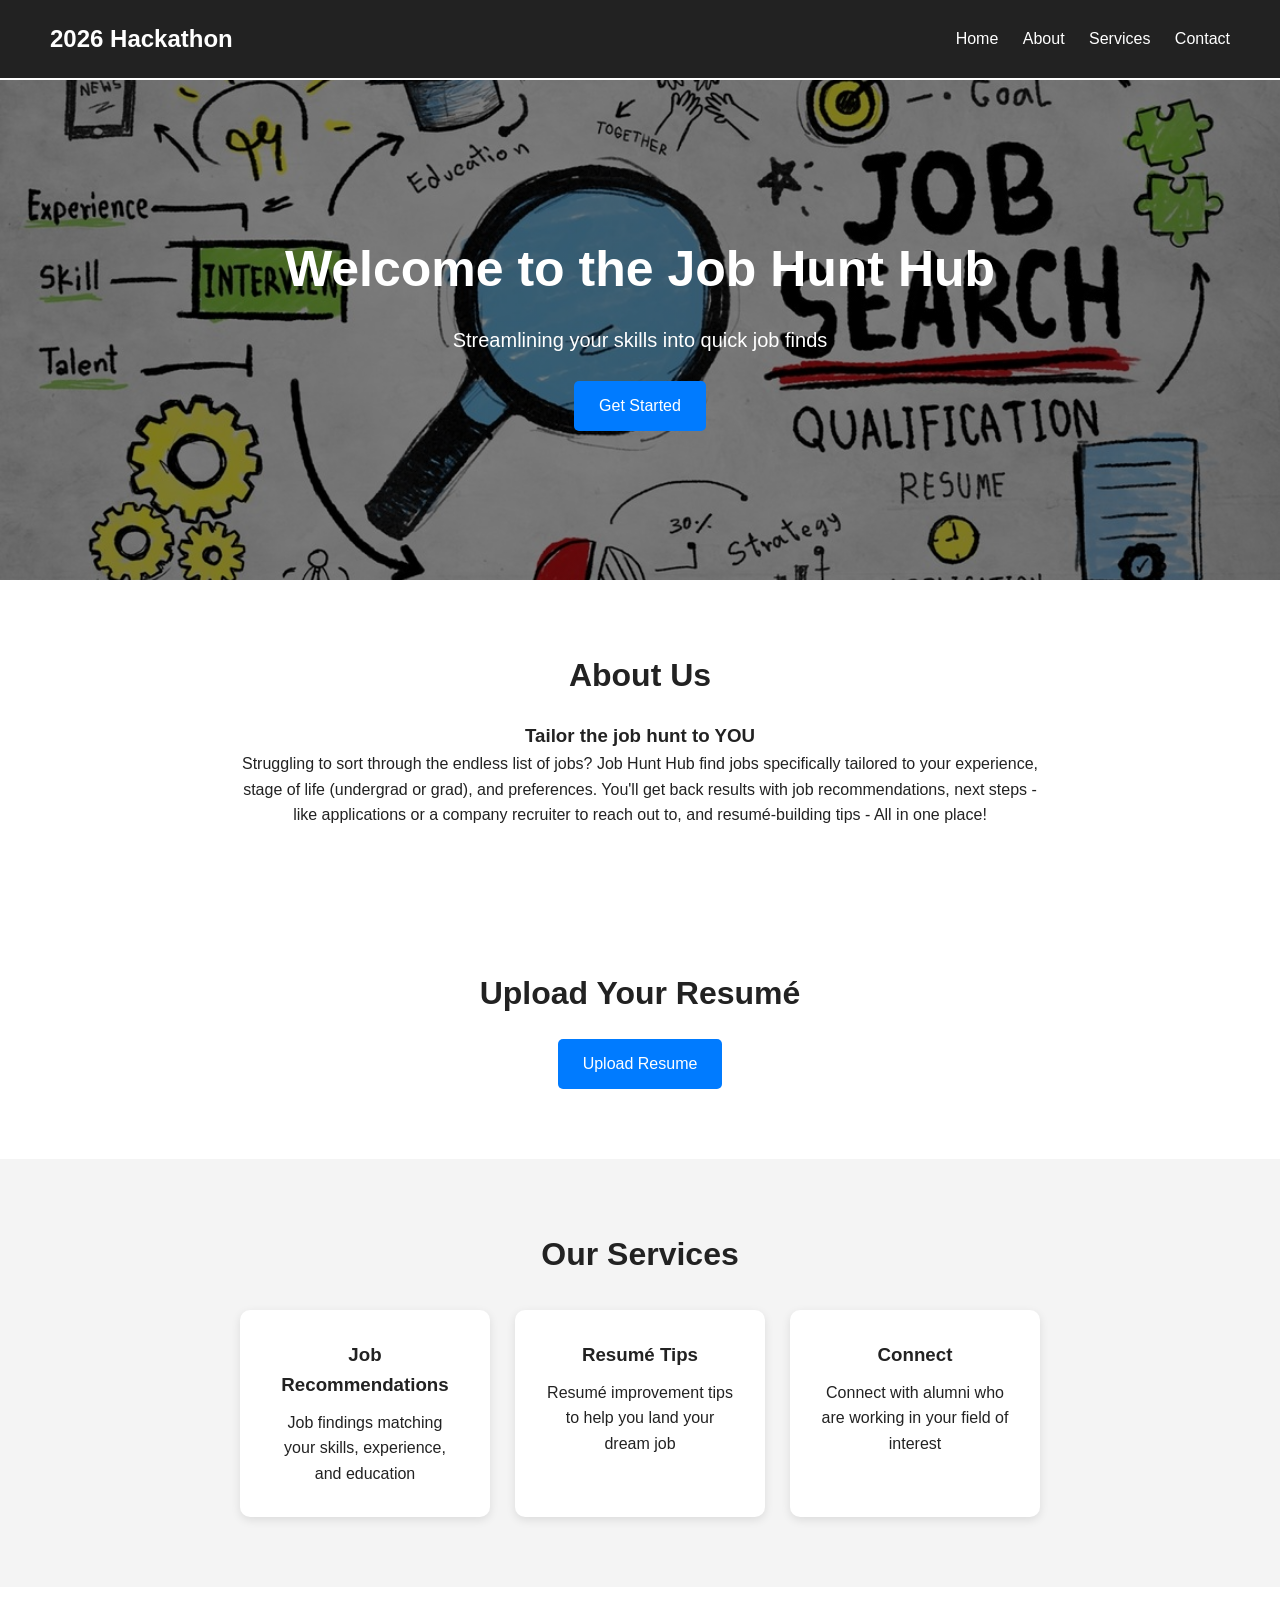
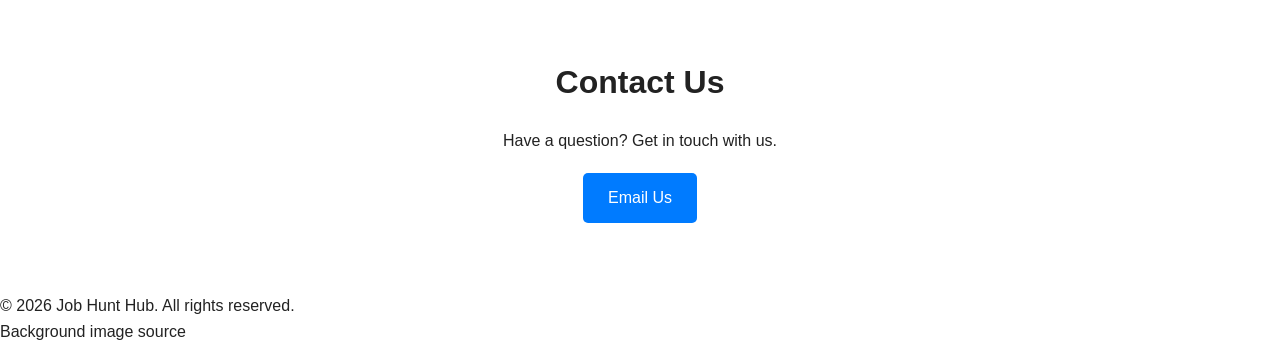
<file: index.html>
<!DOCTYPE html>
<html lang="en">
<head>
  <meta charset="UTF-8">
  <meta name="viewport" content="width=device-width, initial-scale=1.0">

  <title>Job Hunt Hub</title>
  
  <link rel="stylesheet" href="css/style.css">

</head>

<body>

  <!-- HEADER -->
  <header>
    <div class="logo">2026 Hackathon</div>

    <nav>
      <a href="#home">Home</a>
      <a href="#about">About</a>
      <a href="#services">Services</a>
      <a href="#contact">Contact</a>
    </nav>
  </header>


  <!-- HERO -->
  <section class="hero" id="home">
    <h1>Welcome to the Job Hunt Hub</h1>

    <p>
      Streamlining your skills into quick job finds
    </p>

    <a href="#upload" class="button">
      Get Started
    </a>
  </section>


  <!-- ABOUT -->
  <section id="about">
    <div class="about">
      <h2>About Us</h2>
      <h3>Tailor the job hunt to YOU</h3>

      <p>
        Struggling to sort through the endless list of jobs? Job Hunt Hub find jobs specifically tailored to
        your experience, stage of life (undergrad or grad), and preferences. You'll get back results with job recommendations,
        next steps - like applications or a company recruiter to reach out to, and resumé-building tips - All in one place!
      </p>
    </div>
  </section>


  <!-- UPLOAD -->
  <section id="upload">
    <div>
      <h2>Upload Your Resumé</h2>
        <div>
          <label for="resume-upload" class="button">
            Upload Resume
          </label>

          <input
            type="file"
            id="resume-upload"
            name="resume"
            accept=".pdf,.doc,.docx"
          >
        </div>
    </div>
  </section>


  <!-- SERVICES -->
  <section class="services" id="services">
    <h2>Our Services</h2>

    <div class="service-container">

      <a class="service" href="job-recommendations.html">
         <h3>Job Recommendations</h3>
        <p>Job findings matching your skills, experience, and education</p>
      </a>

      <a class="service" href="resume-tips.html">
        <h3>Resumé Tips</h3>
        <p>
          Resumé improvement tips to help you land your dream job
        </p>
      </a>

      <a class="service" href="connect.html">
        <h3>Connect</h3>
        <p>
          Connect with alumni who are working in your field of interest
        </p>
      </a>

    </div>
  </section>


  <!-- CONTACT -->
  <section class="contact" id="contact">
    <h2>Contact Us</h2>

    <p>
      Have a question? Get in touch with us.
    </p>

    <a href="pfranci@byu.edu" class="button">
      Email Us
    </a>
  </section>


  <!-- FOOTER -->
  <footer>
    <p>&copy; 2026 Job Hunt Hub. All rights reserved.</p>

    <p class="image-credit">
      <a href="https://www.linkedin.com/pulse/job-hunting-tips-mike-roberts" target="_blank" rel="noopener noreferrer">
        Background image source
      </a>
    </p>
  </footer>

</body>
</html>
</file>
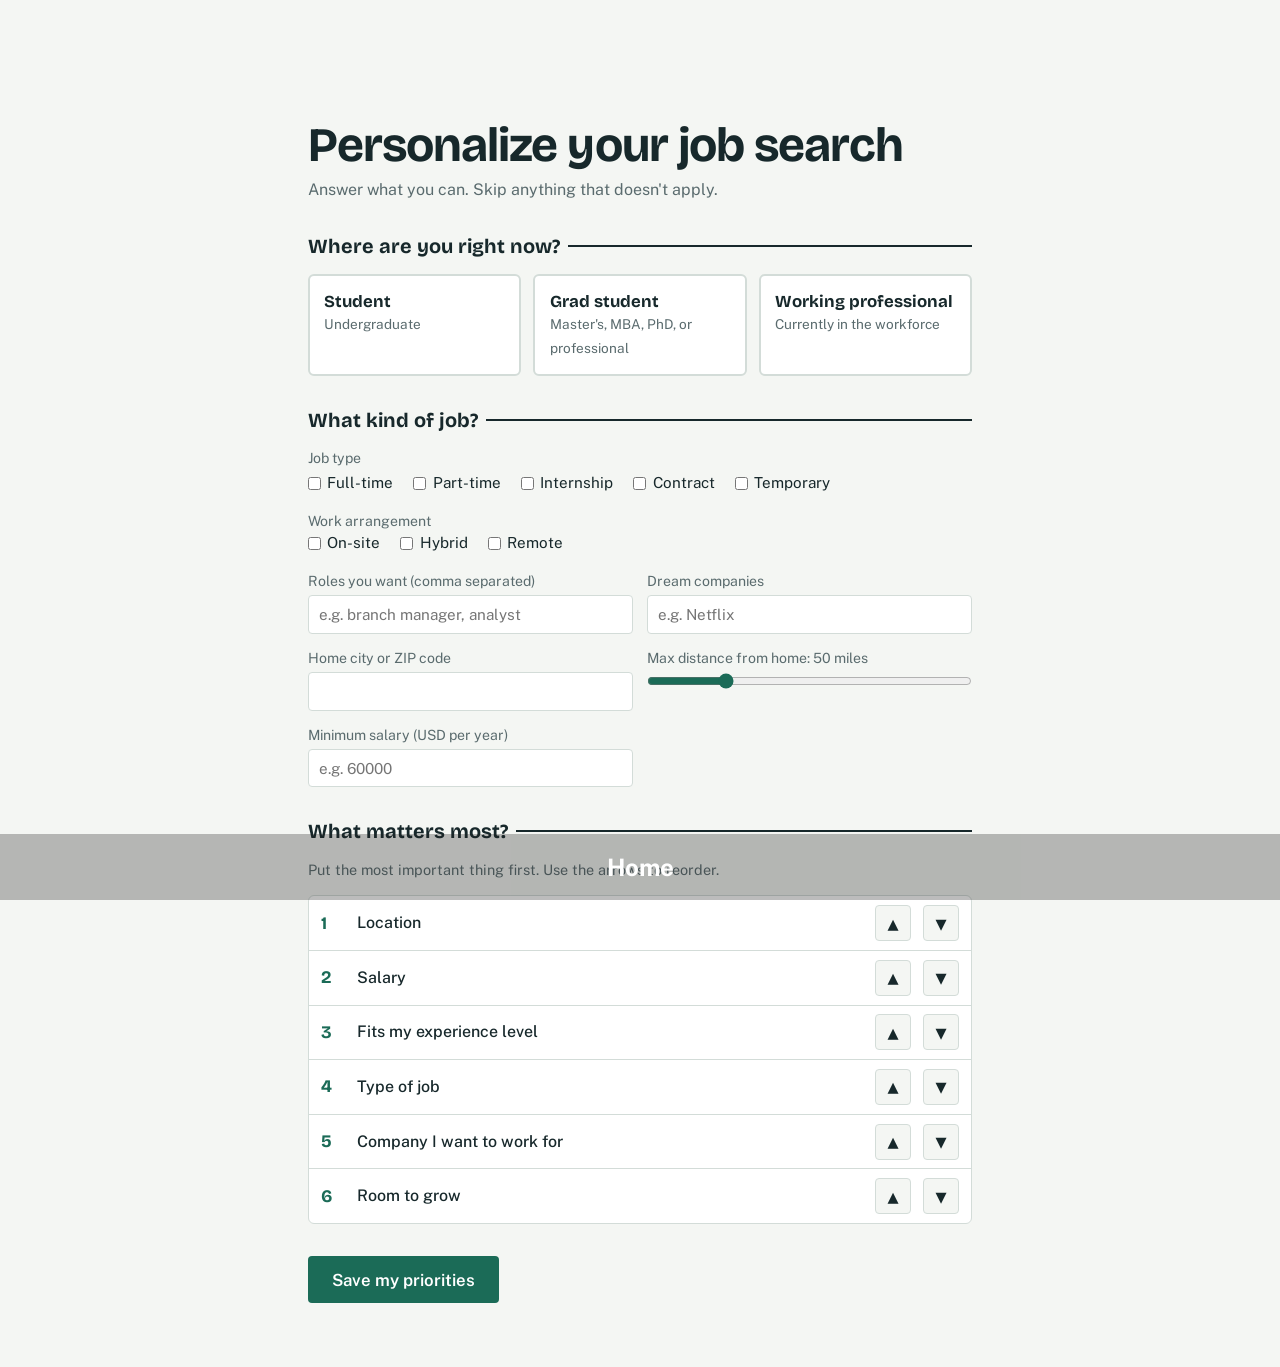
<file: job-recommendations.html>
<!DOCTYPE html>
<html lang="en">
<head>
<meta charset="utf-8">
<meta name="viewport" content="width=device-width, initial-scale=1">
<title>Personalize your job search</title>
<link rel="stylesheet" href="css/style.css">
<link href="https://fonts.googleapis.com/css2?family=Bricolage+Grotesque:opsz,wght@12..96,500;12..96,700&family=Public+Sans:wght@400;500;600&display=swap" rel="stylesheet">
<style>
  :root {
    --paper: #f4f6f3; --surface: #fff; --ink: #17282b; --muted: #5a6b6e;
    --line: #d3dcd8; --accent: #1b6b57; --accent-ink: #fff;
    --display: "Bricolage Grotesque", "Segoe UI", system-ui, sans-serif;
    --body: "Public Sans", system-ui, -apple-system, "Segoe UI", sans-serif;
  }
  @media (prefers-color-scheme: dark) {
    :root { --paper: #101a1c; --surface: #16252a; --ink: #e6efec; --muted: #96a8a8; --line: #2a3d41; --accent: #5cc5a6; --accent-ink: #0b1a17; }
  }
  * { box-sizing: border-box; }
  body { margin: 0; background: var(--paper); color: var(--ink); font: 400 1rem/1.5 var(--body); }
  .wrap { max-width: 44rem; margin: 0 auto; padding: 2.5rem 1.25rem 4rem; }
  h1 { font: 700 clamp(2rem, 6vw, 3rem)/1.05 var(--display); letter-spacing: -0.02em; margin: 0 0 0.5rem; }
  .lead { color: var(--muted); margin: 0 0 2rem; }
  fieldset { border: 0; border-top: 2px solid var(--ink); margin: 0 0 2rem; padding: 1rem 0 0; min-width: 0; }
  legend { font: 700 1.25rem var(--display); padding: 0 0.5rem 0 0; }
  .hint { color: var(--muted); font-size: 0.9rem; margin: 0 0 0.9rem; }
  .grid { display: grid; grid-template-columns: repeat(2, 1fr); gap: 0.9rem; }
  .field label, .lbl { display: block; font-size: 0.88rem; color: var(--muted); margin-bottom: 0.2rem; }
  input[type=text], input[type=number], input[type=month], select {
    width: 100%; font: 400 0.95rem var(--body); padding: 0.6rem; color: var(--ink);
    background: var(--surface); border: 1px solid var(--line); border-radius: 4px;
  }
  input[type=range] { width: 100%; accent-color: var(--accent); }
  :focus-visible { outline: 3px solid var(--accent); outline-offset: 2px; }

  .stages { display: grid; grid-template-columns: repeat(3, 1fr); gap: 0.75rem; }
  .choice { display: block; padding: 0.9rem; background: var(--surface); border: 2px solid var(--line); border-radius: 6px; cursor: pointer; }
  .choice:has(input:checked) { border-color: var(--accent); background: color-mix(in srgb, var(--accent) 10%, var(--surface)); }
  .choice input { position: absolute; opacity: 0; }
  .choice:has(input:focus-visible) { outline: 3px solid var(--accent); outline-offset: 2px; }
  .choice b { display: block; font: 700 1.05rem var(--display); color: var(--ink); }
  .choice span { font-size: 0.85rem; color: var(--muted); }

  .checks { display: flex; flex-wrap: wrap; gap: 0.5rem 1.25rem; }
  .checks label { display: flex; gap: 0.4rem; align-items: center; color: var(--ink); font-size: 0.95rem; margin: 0; }
  .checks input { accent-color: var(--accent); }
  .sub { margin: 1rem 0 0; }

  #rank { list-style: none; margin: 0; padding: 0; counter-reset: r; border: 1px solid var(--line); border-radius: 6px; background: var(--surface); }
  #rank li { counter-increment: r; display: flex; align-items: center; gap: 0.75rem; padding: 0.55rem 0.75rem; border-bottom: 1px solid var(--line); }
  #rank li:last-child { border-bottom: 0; }
  #rank li::before { content: counter(r); font: 700 1.1rem var(--display); width: 1.5rem; color: var(--accent); }
  #rank span { flex: 1; font-weight: 500; }
  #rank button { font: 600 0.9rem var(--body); width: 2.25rem; height: 2.25rem; background: var(--paper); color: var(--ink); border: 1px solid var(--line); border-radius: 4px; cursor: pointer; }
  #rank button:hover { border-color: var(--accent); }

  .go { font: 600 1.05rem var(--body); padding: 0.85rem 1.5rem; background: var(--accent); color: var(--accent-ink); border: 0; border-radius: 4px; cursor: pointer; }
  #result { margin-top: 2rem; padding: 1.25rem; background: var(--surface); border-left: 4px solid var(--accent); border-radius: 4px; }
  #result h2 { font: 700 1.3rem var(--display); margin: 0 0 0.75rem; }
  #result dl { margin: 0 0 1rem; display: grid; grid-template-columns: max-content 1fr; gap: 0.25rem 1rem; }
  #result dt { color: var(--muted); }
  #result dd { margin: 0; }
  #result a { color: var(--accent); font-weight: 600; }
  @media (max-width: 40rem) { .grid, .stages { grid-template-columns: 1fr; } }
</style>
</head>
<body>
<main class="wrap">
  <h1>Personalize your job search</h1>
  <p class="lead">Answer what you can. Skip anything that doesn't apply.</p>

  <form id="f">
    <fieldset>
      <legend>Where are you right now?</legend>
      <div class="stages" role="radiogroup">
        <label class="choice"><input type="radio" name="stage" value="student" required><b>Student</b><span>Undergraduate</span></label>
        <label class="choice"><input type="radio" name="stage" value="grad"><b>Grad student</b><span>Master's, MBA, PhD, or professional</span></label>
        <label class="choice"><input type="radio" name="stage" value="work"><b>Working professional</b><span>Currently in the workforce</span></label>
      </div>
    </fieldset>

    <fieldset id="s-student" hidden disabled>
      <legend>About your studies</legend>
      <div class="grid">
        <div class="field"><label for="year">Year in school</label>
          <select id="year" name="year"><option value="">Choose one</option><option>First year</option><option>Sophomore</option><option>Junior</option><option>Senior</option></select></div>
        <div class="field"><label for="major">Major</label><input id="major" name="major" type="text" placeholder="e.g. Business management"></div>
        <div class="field"><label for="grad1">Expected graduation</label><input id="grad1" name="gradDate" type="month"></div>
        <div class="field"><label for="seek1">Looking for</label>
          <select id="seek1" name="seeking"><option value="">Choose one</option><option>Internship</option><option>Part-time job while in school</option><option>Entry-level job after graduating</option></select></div>
      </div>
    </fieldset>

    <fieldset id="s-grad" hidden disabled>
      <legend>About your program</legend>
      <div class="grid">
        <div class="field"><label for="degree">Degree</label>
          <select id="degree" name="degree"><option value="">Choose one</option><option>Master's</option><option>MBA</option><option>PhD</option><option>Professional (law, medicine, etc.)</option></select></div>
        <div class="field"><label for="field">Field of study</label><input id="field" name="field" type="text" placeholder="e.g. Data science"></div>
        <div class="field"><label for="grad2">Expected graduation</label><input id="grad2" name="gradDate" type="month"></div>
        <div class="field"><label for="seek2">Looking for</label>
          <select id="seek2" name="seeking"><option value="">Choose one</option><option>Internship</option><option>Co-op or fellowship</option><option>Research position</option><option>Full-time job after graduating</option></select></div>
      </div>
    </fieldset>

    <fieldset id="s-work" hidden disabled>
      <legend>About your career</legend>
      <div class="grid">
        <div class="field"><label for="title">Current job title</label><input id="title" name="currentTitle" type="text"></div>
        <div class="field"><label for="exp">Years of experience</label>
          <select id="exp" name="experience"><option value="">Choose one</option><option>Less than 2</option><option>2 to 5</option><option>5 to 10</option><option>10 to 15</option><option>15 or more</option></select></div>
        <div class="field"><label for="ind">Industry</label>
          <select id="ind" name="industry"><option value="">Choose one</option><option>Technology</option><option>Business and finance</option><option>Healthcare</option><option>Education</option><option>Media and entertainment</option><option>Retail and hospitality</option><option>Manufacturing</option><option>Government and nonprofit</option><option>Other</option></select></div>
        <div class="field"><label for="seek3">Looking for</label>
          <select id="seek3" name="seeking"><option value="">Choose one</option><option>A similar role</option><option>A step up in level</option><option>A change of career</option></select></div>
      </div>
    </fieldset>

    <fieldset>
      <legend>What kind of job?</legend>
      <p class="lbl">Job type</p>
      <div class="checks">
        <label><input type="checkbox" name="types" value="Full-time"> Full-time</label>
        <label><input type="checkbox" name="types" value="Part-time"> Part-time</label>
        <label><input type="checkbox" name="types" value="Internship"> Internship</label>
        <label><input type="checkbox" name="types" value="Contract"> Contract</label>
        <label><input type="checkbox" name="types" value="Temporary"> Temporary</label>
      </div>
      <p class="lbl sub">Work arrangement</p>
      <div class="checks">
        <label><input type="checkbox" name="arr" value="On-site"> On-site</label>
        <label><input type="checkbox" name="arr" value="Hybrid"> Hybrid</label>
        <label><input type="checkbox" name="arr" value="Remote"> Remote</label>
      </div>
      <div class="grid sub">
        <div class="field"><label for="roles">Roles you want (comma separated)</label><input id="roles" name="roles" type="text" placeholder="e.g. branch manager, analyst"></div>
        <div class="field"><label for="dream">Dream companies</label><input id="dream" name="dream" type="text" placeholder="e.g. Netflix"></div>
        <div class="field"><label for="home">Home city or ZIP code</label><input id="home" name="home" type="text"></div>
        <div class="field"><label for="miles">Max distance from home: <output id="milesOut">50</output> miles</label><input id="miles" name="miles" type="range" min="5" max="200" step="5" value="50"></div>
        <div class="field"><label for="salary">Minimum salary (USD per year)</label><input id="salary" name="salary" type="number" min="0" step="1000" placeholder="e.g. 60000"></div>
      </div>
    </fieldset>

    <fieldset>
      <legend>What matters most?</legend>
      <p class="hint">Put the most important thing first. Use the arrows to reorder.</p>
      <ol id="rank">
        <li data-key="location"><span>Location</span><button type="button" data-dir="-1" aria-label="Move up">▲</button><button type="button" data-dir="1" aria-label="Move down">▼</button></li>
        <li data-key="salary"><span>Salary</span><button type="button" data-dir="-1" aria-label="Move up">▲</button><button type="button" data-dir="1" aria-label="Move down">▼</button></li>
        <li data-key="experience"><span>Fits my experience level</span><button type="button" data-dir="-1" aria-label="Move up">▲</button><button type="button" data-dir="1" aria-label="Move down">▼</button></li>
        <li data-key="jobtype"><span>Type of job</span><button type="button" data-dir="-1" aria-label="Move up">▲</button><button type="button" data-dir="1" aria-label="Move down">▼</button></li>
        <li data-key="company"><span>Company I want to work for</span><button type="button" data-dir="-1" aria-label="Move up">▲</button><button type="button" data-dir="1" aria-label="Move down">▼</button></li>
        <li data-key="growth"><span>Room to grow</span><button type="button" data-dir="-1" aria-label="Move up">▲</button><button type="button" data-dir="1" aria-label="Move down">▼</button></li>
      </ol>
    </fieldset>

    <button class="go" type="submit">Save my priorities</button>
  </form>

  <section id="result" hidden aria-live="polite"></section>
</main>

<script>
(function () {
  var f = document.getElementById("f"), rank = document.getElementById("rank"), result = document.getElementById("result");
  var sections = { student: document.getElementById("s-student"), grad: document.getElementById("s-grad"), work: document.getElementById("s-work") };

  // Show only the questions for the chosen stage (disabled fieldsets are skipped on submit)
  f.addEventListener("change", function (e) {
    if (e.target.name === "stage") {
      Object.keys(sections).forEach(function (k) {
        sections[k].hidden = k !== e.target.value;
        sections[k].disabled = k !== e.target.value;
      });
    }
  });
  document.getElementById("miles").addEventListener("input", function (e) {
    document.getElementById("milesOut").textContent = e.target.value;
  });

  // Reorder the priority list with the arrow buttons
  rank.addEventListener("click", function (e) {
    var btn = e.target.closest("button");
    if (!btn) return;
    var li = btn.closest("li"), dir = +btn.dataset.dir;
    if (dir < 0 && li.previousElementSibling) rank.insertBefore(li, li.previousElementSibling);
    if (dir > 0 && li.nextElementSibling) rank.insertBefore(li.nextElementSibling, li);
    btn.focus();
  });

  function row(dl, k, v) {
    if (!v || (Array.isArray(v) && !v.length)) return;
    var dt = document.createElement("dt"), dd = document.createElement("dd");
    dt.textContent = k; dd.textContent = Array.isArray(v) ? v.join(", ") : v;
    dl.appendChild(dt); dl.appendChild(dd);
  }

  f.addEventListener("submit", function (e) {
    e.preventDefault();
    var d = new FormData(f), p = {};
    d.forEach(function (v, k) { if (k !== "types" && k !== "arr" && v !== "") p[k] = v; });
    p.types = d.getAll("types");
    p.arrangement = d.getAll("arr");
    p.priorities = Array.from(rank.children).map(function (li) { return li.dataset.key; });
    var labels = Array.from(rank.children).map(function (li) { return li.querySelector("span").textContent; });

    // Saved in this browser; the job board page reads "prefs" for roles, company, distance and remote
    try {
      localStorage.setItem("profile", JSON.stringify(p));
      localStorage.setItem("prefs", JSON.stringify({
        roles: p.roles || "", dream: p.dream || "", home: p.home || "",
        miles: +p.miles || 50, remote: p.arrangement.indexOf("Remote") > -1
      }));
    } catch (err) {}

    result.replaceChildren();
    var h = document.createElement("h2"); h.textContent = "Your priorities are saved"; result.appendChild(h);
    var dl = document.createElement("dl");
    row(dl, "Stage", { student: "Student", grad: "Grad student", work: "Working professional" }[p.stage]);
    row(dl, "Looking for", p.seeking);
    row(dl, "Job types", p.types);
    row(dl, "Arrangement", p.arrangement);
    row(dl, "Roles", p.roles);
    row(dl, "Dream companies", p.dream);
    row(dl, "Home", p.home && p.home + " (within " + p.miles + " miles)");
    row(dl, "Minimum salary", p.salary && "$" + Number(p.salary).toLocaleString());
    row(dl, "Most important", labels.slice(0, 3));
    result.appendChild(dl);
    var a = document.createElement("a"); a.href = "matched-jobs.html"; a.textContent = "See matching jobs";
    result.appendChild(a);
    result.hidden = false;
    result.scrollIntoView({ behavior: "smooth", block: "nearest" });
  });
})();
</script>
  
</body>
  
<div class="logo footer">
  <a href="index.html">Home</a>
</div>
  
</html>
</file>
<file: css/style.css>
/* ===== GENERAL ===== */
    * {
      margin: 0;
      padding: 0;
      box-sizing: border-box;
    }

    body {
      font-family: Arial, sans-serif;
      line-height: 1.6;
      color: #222;
        padding-top: 80px;
    }

    a {
      text-decoration: none;
      color: inherit;
    }
    
    a.service {
  display: block;
  position: relative;          /* lets z-index work so the grown card sits on top */
  color: inherit;
  text-decoration: none;
  transition: transform 0.25s ease, box-shadow 0.25s ease;
}

/* grows on hover, and when tabbed to with the keyboard */
a.service:hover,
a.service:focus-visible {
  transform: scale(1.05);
  box-shadow: 0 8px 24px rgba(0, 0, 0, 0.18);
  z-index: 1;
}

/* the extra-large "selected" state right before navigating */
a.service.selected {
  transform: scale(1.12);
  z-index: 1;
}

@media (prefers-reduced-motion: reduce) {
  a.service { transition: none; }
}

    /* ===== HEADER ===== */
    header {
        background: #222;
        color: white;
        padding: 20px 50px;
        
        display: flex;
        justify-content: space-between;
        align-items: center;
        
        position: fixed !important;
        top: 0;
        left: 0;
        width: 100%;
        z-index: 9999;
    }

    .logo {
      font-size: 24px;
      font-weight: bold;
    }

    nav a {
      margin-left: 20px;
      color: white;
    }

    nav a:hover {
      color: #4da6ff;
    }

    /* ===== HERO ===== */
    .hero {
      min-height: 500px;
    
      background:
        linear-gradient(rgba(0, 0, 0, 0.5), rgba(0, 0, 0, 0.5)),
        url("../img/job-hunt-pic.jpeg");
    
      background-size: cover;
      background-position: center;
      background-repeat: no-repeat;
    
      display: flex;
      flex-direction: column;
      justify-content: center;
      align-items: center;
    
      text-align: center;
      padding: 40px;
    
      color: white;
    }



    .hero h1 {
      font-size: 50px;
      margin-bottom: 15px;
    }

    .hero p {
      font-size: 20px;
      margin-bottom: 25px;
    }

    .button {
      background: #007bff;
      color: white;
      padding: 12px 25px;
      border-radius: 5px;
      display: inline-block;
    }

    .button:hover {
      background: #0056b3;
    }

    /* ===== SECTIONS ===== */
    section {
      padding: 70px 50px;
      text-align: center;
    }

    section h2 {
      font-size: 32px;
      margin-bottom: 20px;
    }

    /* ===== ABOUT ===== */
    .about {
      max-width: 800px;
      margin: auto;
    }

    /* ===== UPLOAD ===== */
    input#resume-upload {
        display: none !important;
    }

    /* ===== SERVICES ===== */
    .services {
      background: #f4f4f4;
    }

    .service-container {
      display: flex;
      justify-content: center;
      gap: 25px;
      flex-wrap: wrap;
      margin-top: 30px;
    }

    .service {
      background: white;
      padding: 30px;
      width: 250px;
      border-radius: 10px;

      box-shadow: 0 3px 10px rgba(0, 0, 0, 0.1);
    }

    .service h3 {
      margin-bottom: 10px;
    }

    /* ===== CONTACT ===== */
    .contact p {
      margin-bottom: 20px;
    }

    /* ===== FOOTER ===== */
    .footer {
        position: fixed;
          bottom: 0;
          left: 0;
          width: 100%;
          background: rgba(34, 34, 34, 0.3);
          color: white;
          text-align: center;
          padding: 15px;
          z-index: 1000;
    }

    /* ===== MOBILE ===== */
    @media (max-width: 600px) {
      header {
        flex-direction: column;
        gap: 15px;
      }

      nav a {
        margin: 0 8px;
      }

      .hero h1 {
        font-size: 36px;
      }
    }
</file>
